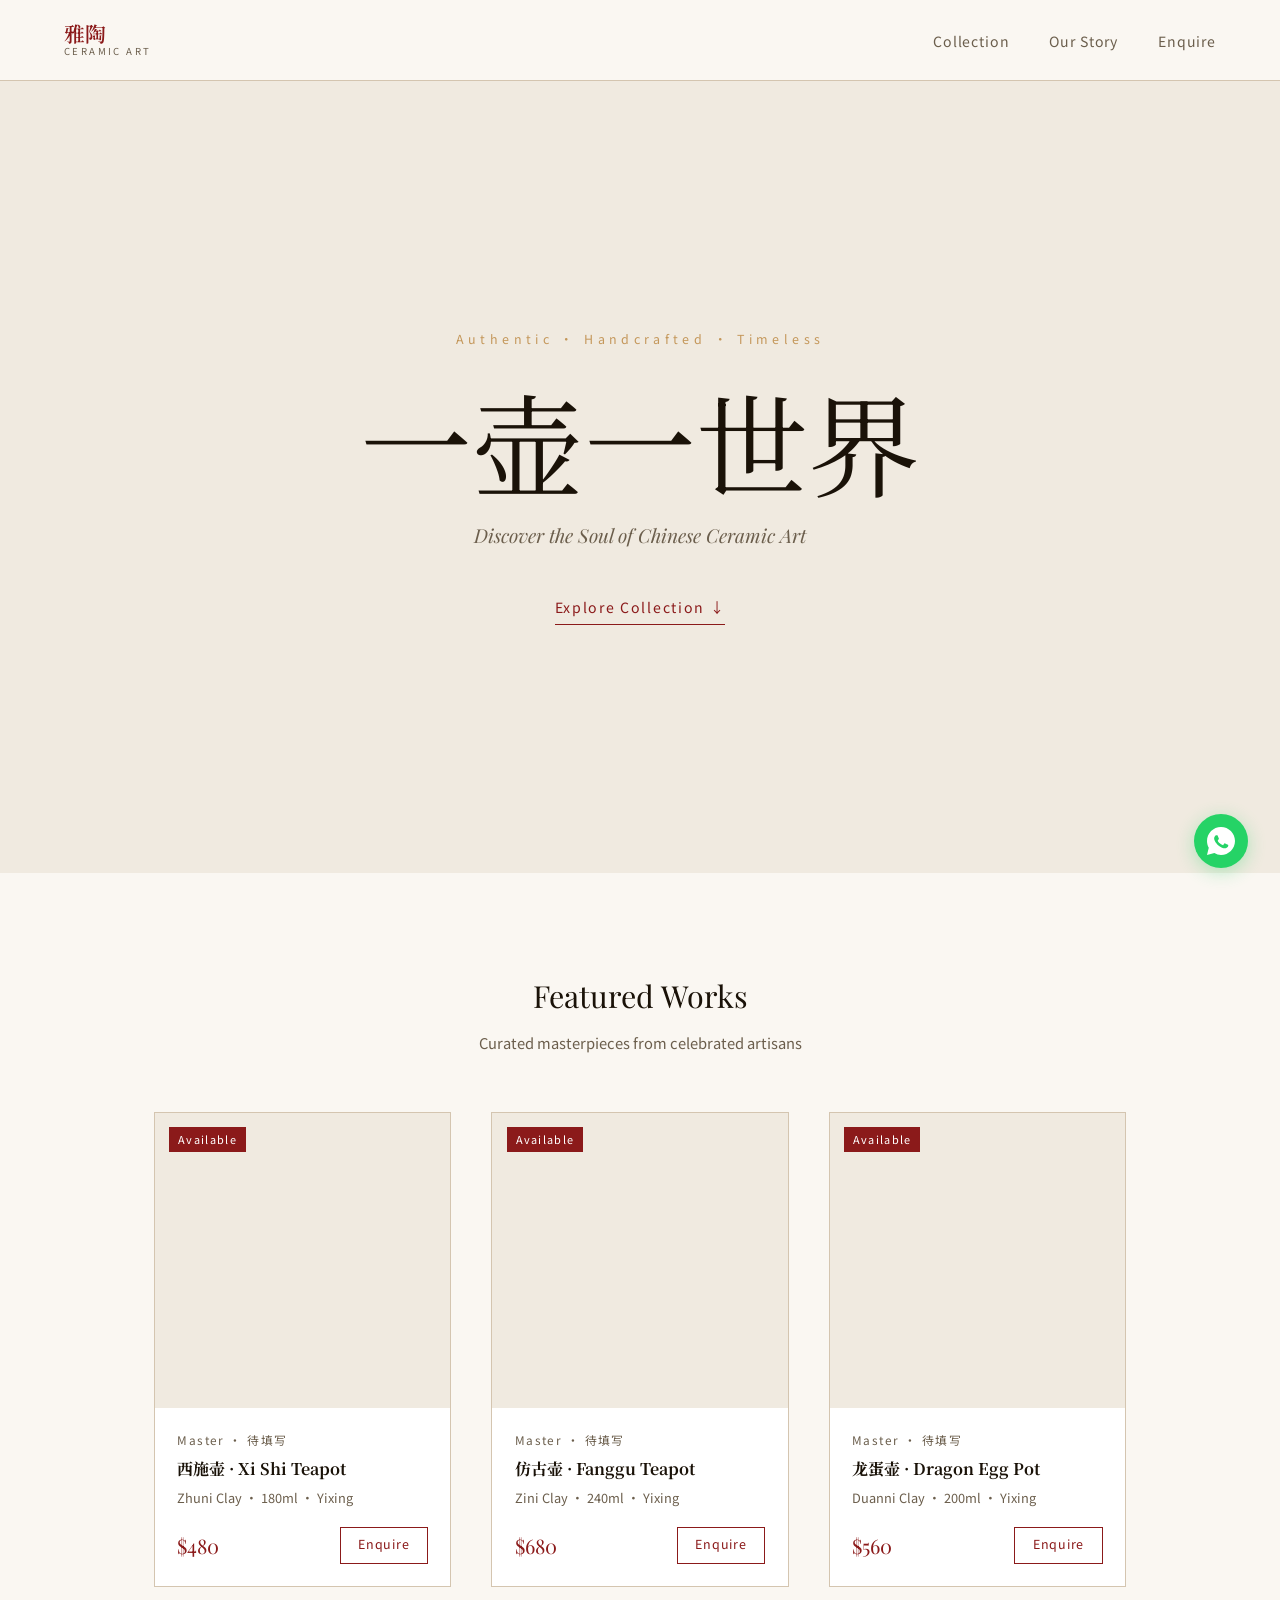
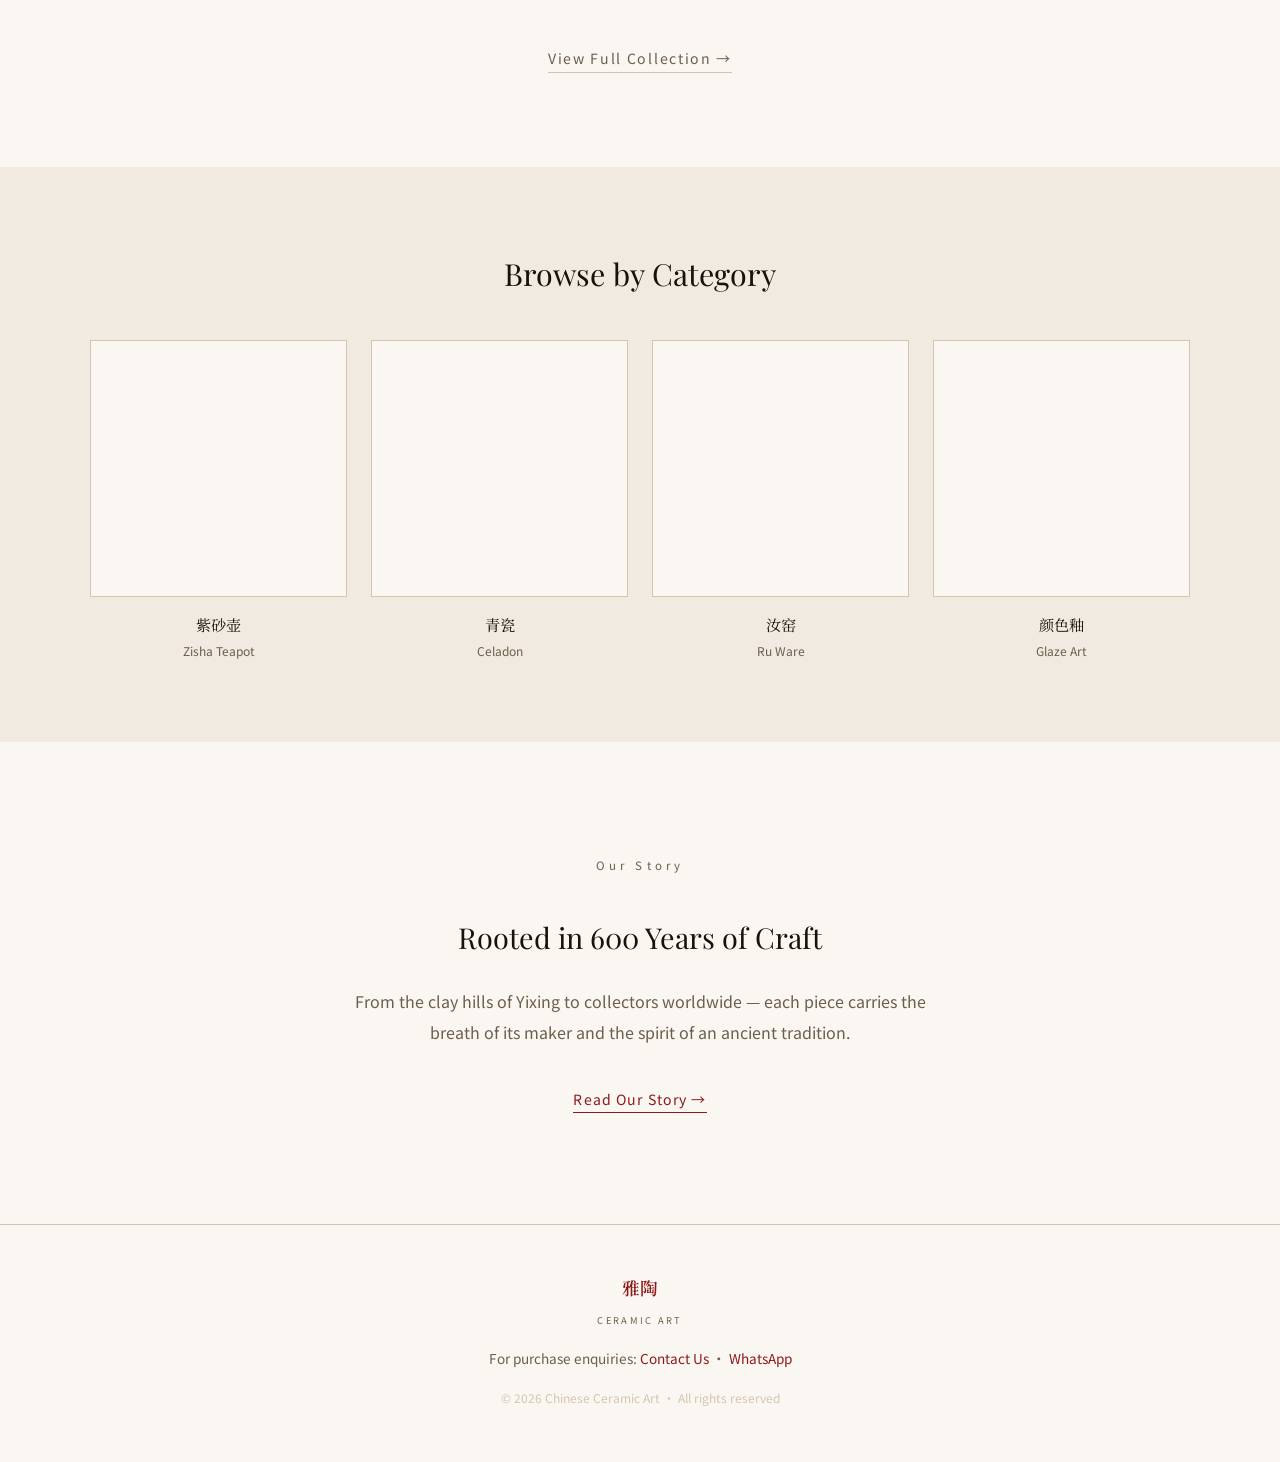
<file: src/index.html>
<!DOCTYPE html>
<html lang="en">
<head>
  <meta charset="UTF-8">
  <meta name="viewport" content="width=device-width, initial-scale=1.0">
  <title>Chinese Ceramic Art | Authentic Yixing Zisha Teapots & Fine Pottery</title>
  <meta name="description" content="Discover authentic Chinese ceramic masterpieces. Handcrafted Yixing zisha teapots, celadon, and fine pottery from master artisans. Worldwide shipping.">
  <link rel="preconnect" href="https://fonts.googleapis.com">
  <link href="https://fonts.googleapis.com/css2?family=Noto+Serif+SC:wght@400;600&family=Playfair+Display:ital,wght@0,400;0,700;1,400&family=Noto+Sans+SC:wght@300;400&display=swap" rel="stylesheet">
  <link rel="stylesheet" href="css/style.css">
</head>
<body>

  <!-- NAV -->
  <nav class="navbar">
    <a href="index.html" class="logo">
      <span class="logo-cn">雅陶</span>
      <span class="logo-en">CERAMIC ART</span>
    </a>
    <ul class="nav-links">
      <li><a href="collection.html">Collection</a></li>
      <li><a href="about.html">Our Story</a></li>
      <li><a href="contact.html">Enquire</a></li>
    </ul>
  </nav>

  <!-- HERO -->
  <section class="hero">
    <div class="hero-content">
      <p class="hero-sub">Authentic · Handcrafted · Timeless</p>
      <h1>一壶一世界</h1>
      <p class="hero-tagline">Discover the Soul of Chinese Ceramic Art</p>
      <a href="collection.html" class="btn-explore">Explore Collection ↓</a>
    </div>
  </section>

  <!-- FEATURED -->
  <section class="featured">
    <div class="section-header">
      <h2>Featured Works</h2>
      <p>Curated masterpieces from celebrated artisans</p>
    </div>
    <div class="products-grid">

      <div class="product-card">
        <div class="product-img-wrap">
          <div class="product-img-placeholder"></div>
          <span class="badge">Available</span>
        </div>
        <div class="product-info">
          <p class="product-artist">Master · 待填写</p>
          <h3 class="product-name">西施壶 · Xi Shi Teapot</h3>
          <p class="product-detail">Zhuni Clay · 180ml · Yixing</p>
          <div class="product-footer">
            <span class="product-price">$480</span>
            <a href="https://wa.me/YOUR_NUMBER?text=I'm+interested+in+Xi+Shi+Teapot" class="btn-enquire" target="_blank">Enquire</a>
          </div>
        </div>
      </div>

      <div class="product-card">
        <div class="product-img-wrap">
          <div class="product-img-placeholder"></div>
          <span class="badge">Available</span>
        </div>
        <div class="product-info">
          <p class="product-artist">Master · 待填写</p>
          <h3 class="product-name">仿古壶 · Fanggu Teapot</h3>
          <p class="product-detail">Zini Clay · 240ml · Yixing</p>
          <div class="product-footer">
            <span class="product-price">$680</span>
            <a href="https://wa.me/YOUR_NUMBER?text=I'm+interested+in+Fanggu+Teapot" class="btn-enquire" target="_blank">Enquire</a>
          </div>
        </div>
      </div>

      <div class="product-card">
        <div class="product-img-wrap">
          <div class="product-img-placeholder"></div>
          <span class="badge">Available</span>
        </div>
        <div class="product-info">
          <p class="product-artist">Master · 待填写</p>
          <h3 class="product-name">龙蛋壶 · Dragon Egg Pot</h3>
          <p class="product-detail">Duanni Clay · 200ml · Yixing</p>
          <div class="product-footer">
            <span class="product-price">$560</span>
            <a href="https://wa.me/YOUR_NUMBER?text=I'm+interested+in+Dragon+Egg+Pot" class="btn-enquire" target="_blank">Enquire</a>
          </div>
        </div>
      </div>

    </div>
    <div class="view-all">
      <a href="collection.html">View Full Collection →</a>
    </div>
  </section>

  <!-- CATEGORIES -->
  <section class="categories">
    <div class="section-header">
      <h2>Browse by Category</h2>
    </div>
    <div class="cat-grid">
      <a href="collection.html?cat=zisha" class="cat-item">
        <div class="cat-img-placeholder"></div>
        <span class="cat-label">紫砂壶<br><small>Zisha Teapot</small></span>
      </a>
      <a href="collection.html?cat=celadon" class="cat-item">
        <div class="cat-img-placeholder"></div>
        <span class="cat-label">青瓷<br><small>Celadon</small></span>
      </a>
      <a href="collection.html?cat=ru" class="cat-item">
        <div class="cat-img-placeholder"></div>
        <span class="cat-label">汝窑<br><small>Ru Ware</small></span>
      </a>
      <a href="collection.html?cat=glaze" class="cat-item">
        <div class="cat-img-placeholder"></div>
        <span class="cat-label">颜色釉<br><small>Glaze Art</small></span>
      </a>
    </div>
  </section>

  <!-- STORY TEASER -->
  <section class="story-teaser">
    <div class="story-content">
      <p class="story-label">Our Story</p>
      <h2>Rooted in 600 Years of Craft</h2>
      <p>From the clay hills of Yixing to collectors worldwide — each piece carries the breath of its maker and the spirit of an ancient tradition.</p>
      <a href="about.html">Read Our Story →</a>
    </div>
  </section>

  <!-- FOOTER -->
  <footer>
    <div class="footer-brand">
      <span class="logo-cn">雅陶</span>
      <span class="logo-en">CERAMIC ART</span>
    </div>
    <p>For purchase enquiries: <a href="contact.html">Contact Us</a> · <a href="https://wa.me/YOUR_NUMBER" target="_blank">WhatsApp</a></p>
    <p class="footer-copy">© 2026 Chinese Ceramic Art · All rights reserved</p>
  </footer>

  <!-- WHATSAPP FLOAT -->
  <a href="https://wa.me/YOUR_NUMBER?text=Hello%2C+I'm+interested+in+your+ceramic+art+collection"
     class="whatsapp-float"
     target="_blank"
     aria-label="Chat on WhatsApp">
    <svg width="28" height="28" viewBox="0 0 32 32" fill="white">
      <path d="M16 0C7.164 0 0 7.163 0 16c0 2.822.736 5.469 2.018 7.773L0 32l8.418-2.207A15.93 15.93 0 0016 32c8.836 0 16-7.163 16-16S24.836 0 16 0zm8.078 22.418c-.336.943-1.965 1.805-2.703 1.918-.691.105-1.559.15-2.514-.158-.578-.188-1.32-.438-2.268-.857-3.992-1.723-6.602-5.73-6.801-5.994-.199-.264-1.625-2.162-1.625-4.125s1.027-2.926 1.393-3.328c.363-.402.793-.502 1.059-.502.264 0 .527.002.758.014.242.012.568-.092.889.678.336.801 1.143 2.764 1.242 2.963.1.199.166.43.033.693-.133.264-.199.43-.398.662-.199.232-.418.519-.596.697-.199.199-.406.414-.175.812.232.398 1.031 1.699 2.213 2.748 1.52 1.355 2.801 1.773 3.199 1.973.398.199.629.166.861-.1.232-.264.994-1.162 1.26-1.561.264-.398.527-.332.889-.199.363.133 2.309 1.09 2.707 1.287.398.199.662.299.762.465.1.166.1.963-.236 1.906z"/>
    </svg>
  </a>

  <script src="js/main.js"></script>
</body>
</html>
</file>
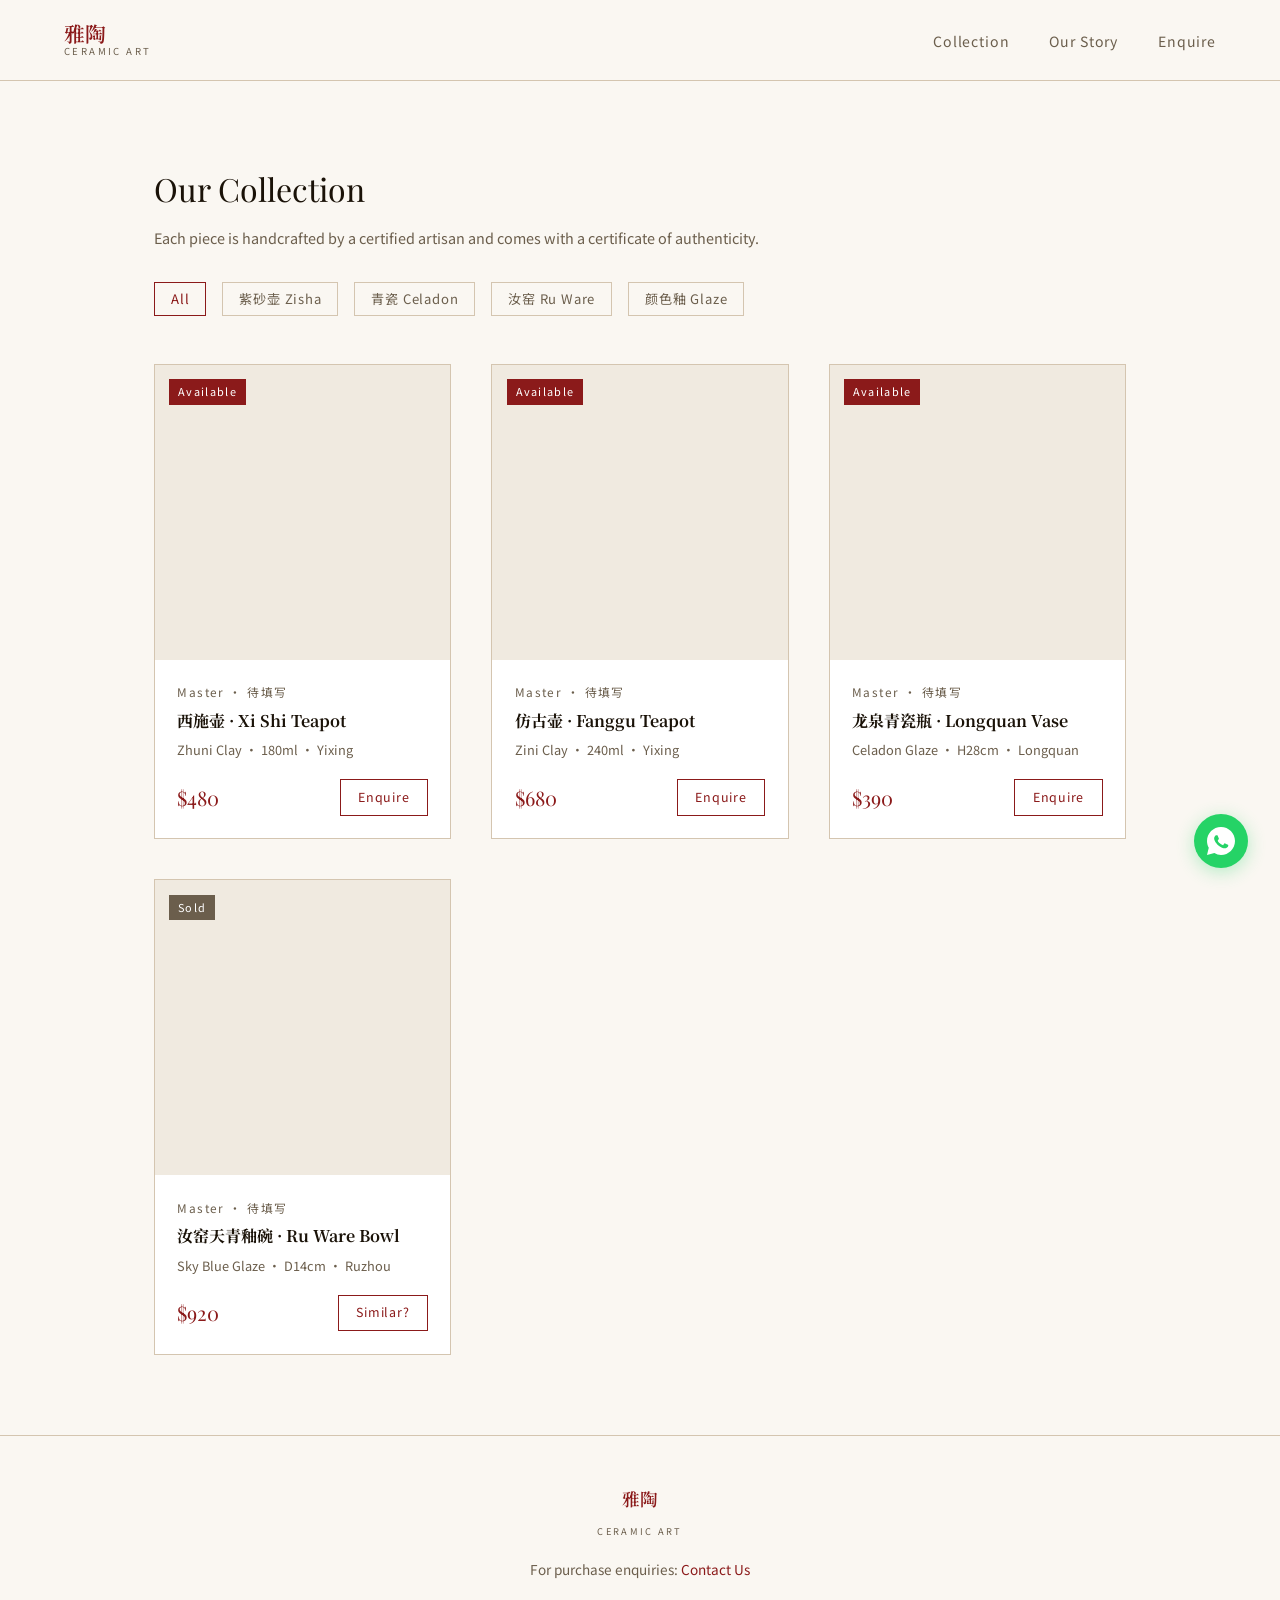
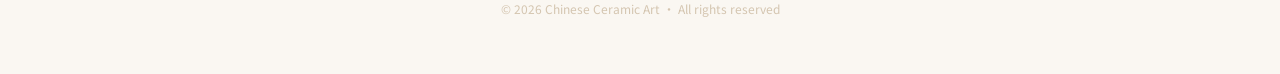
<file: src/collection.html>
<!DOCTYPE html>
<html lang="en">
<head>
  <meta charset="UTF-8">
  <meta name="viewport" content="width=device-width, initial-scale=1.0">
  <title>Collection | Chinese Ceramic Art</title>
  <meta name="description" content="Browse our full collection of authentic Yixing zisha teapots, celadon, and fine Chinese ceramics.">
  <link rel="preconnect" href="https://fonts.googleapis.com">
  <link href="https://fonts.googleapis.com/css2?family=Noto+Serif+SC:wght@400;600&family=Playfair+Display:ital,wght@0,400;0,700;1,400&family=Noto+Sans+SC:wght@300;400&display=swap" rel="stylesheet">
  <link rel="stylesheet" href="css/style.css">
</head>
<body>

  <nav class="navbar">
    <a href="index.html" class="logo">
      <span class="logo-cn">雅陶</span>
      <span class="logo-en">CERAMIC ART</span>
    </a>
    <ul class="nav-links">
      <li><a href="collection.html">Collection</a></li>
      <li><a href="about.html">Our Story</a></li>
      <li><a href="contact.html">Enquire</a></li>
    </ul>
  </nav>

  <main class="collection-page">
    <h1>Our Collection</h1>
    <p style="color:var(--text-secondary);margin-bottom:2rem;font-size:0.9rem;">
      Each piece is handcrafted by a certified artisan and comes with a certificate of authenticity.
    </p>

    <!-- Filter Bar -->
    <div class="filter-bar">
      <button class="filter-btn active" data-cat="all">All</button>
      <button class="filter-btn" data-cat="zisha">紫砂壶 Zisha</button>
      <button class="filter-btn" data-cat="celadon">青瓷 Celadon</button>
      <button class="filter-btn" data-cat="ru">汝窑 Ru Ware</button>
      <button class="filter-btn" data-cat="glaze">颜色釉 Glaze</button>
    </div>

    <!-- Products Grid -->
    <div class="products-grid">

      <div class="product-card" data-cat="zisha">
        <div class="product-img-wrap">
          <div class="product-img-placeholder"></div>
          <span class="badge">Available</span>
        </div>
        <div class="product-info">
          <p class="product-artist">Master · 待填写</p>
          <h3 class="product-name">西施壶 · Xi Shi Teapot</h3>
          <p class="product-detail">Zhuni Clay · 180ml · Yixing</p>
          <div class="product-footer">
            <span class="product-price">$480</span>
            <a href="https://wa.me/YOUR_NUMBER?text=I'm+interested+in+Xi+Shi+Teapot" class="btn-enquire" target="_blank">Enquire</a>
          </div>
        </div>
      </div>

      <div class="product-card" data-cat="zisha">
        <div class="product-img-wrap">
          <div class="product-img-placeholder"></div>
          <span class="badge">Available</span>
        </div>
        <div class="product-info">
          <p class="product-artist">Master · 待填写</p>
          <h3 class="product-name">仿古壶 · Fanggu Teapot</h3>
          <p class="product-detail">Zini Clay · 240ml · Yixing</p>
          <div class="product-footer">
            <span class="product-price">$680</span>
            <a href="https://wa.me/YOUR_NUMBER?text=I'm+interested+in+Fanggu+Teapot" class="btn-enquire" target="_blank">Enquire</a>
          </div>
        </div>
      </div>

      <div class="product-card" data-cat="celadon">
        <div class="product-img-wrap">
          <div class="product-img-placeholder"></div>
          <span class="badge">Available</span>
        </div>
        <div class="product-info">
          <p class="product-artist">Master · 待填写</p>
          <h3 class="product-name">龙泉青瓷瓶 · Longquan Vase</h3>
          <p class="product-detail">Celadon Glaze · H28cm · Longquan</p>
          <div class="product-footer">
            <span class="product-price">$390</span>
            <a href="https://wa.me/YOUR_NUMBER?text=I'm+interested+in+Longquan+Vase" class="btn-enquire" target="_blank">Enquire</a>
          </div>
        </div>
      </div>

      <div class="product-card" data-cat="ru">
        <div class="product-img-wrap">
          <div class="product-img-placeholder"></div>
          <span class="badge sold">Sold</span>
        </div>
        <div class="product-info">
          <p class="product-artist">Master · 待填写</p>
          <h3 class="product-name">汝窑天青釉碗 · Ru Ware Bowl</h3>
          <p class="product-detail">Sky Blue Glaze · D14cm · Ruzhou</p>
          <div class="product-footer">
            <span class="product-price">$920</span>
            <a href="https://wa.me/YOUR_NUMBER?text=I'm+interested+in+similar+Ru+Ware" class="btn-enquire" target="_blank">Similar?</a>
          </div>
        </div>
      </div>

    </div>
  </main>

  <footer>
    <div class="footer-brand">
      <span class="logo-cn">雅陶</span>
      <span class="logo-en">CERAMIC ART</span>
    </div>
    <p>For purchase enquiries: <a href="contact.html">Contact Us</a></p>
    <p class="footer-copy">© 2026 Chinese Ceramic Art · All rights reserved</p>
  </footer>

  <a href="https://wa.me/YOUR_NUMBER?text=Hello%2C+I'm+interested+in+your+ceramic+art+collection"
     class="whatsapp-float" target="_blank" aria-label="Chat on WhatsApp">
    <svg width="28" height="28" viewBox="0 0 32 32" fill="white">
      <path d="M16 0C7.164 0 0 7.163 0 16c0 2.822.736 5.469 2.018 7.773L0 32l8.418-2.207A15.93 15.93 0 0016 32c8.836 0 16-7.163 16-16S24.836 0 16 0zm8.078 22.418c-.336.943-1.965 1.805-2.703 1.918-.691.105-1.559.15-2.514-.158-.578-.188-1.32-.438-2.268-.857-3.992-1.723-6.602-5.73-6.801-5.994-.199-.264-1.625-2.162-1.625-4.125s1.027-2.926 1.393-3.328c.363-.402.793-.502 1.059-.502.264 0 .527.002.758.014.242.012.568-.092.889.678.336.801 1.143 2.764 1.242 2.963.1.199.166.43.033.693-.133.264-.199.43-.398.662-.199.232-.418.519-.596.697-.199.199-.406.414-.175.812.232.398 1.031 1.699 2.213 2.748 1.52 1.355 2.801 1.773 3.199 1.973.398.199.629.166.861-.1.232-.264.994-1.162 1.26-1.561.264-.398.527-.332.889-.199.363.133 2.309 1.09 2.707 1.287.398.199.662.299.762.465.1.166.1.963-.236 1.906z"/>
    </svg>
  </a>

  <script src="js/main.js"></script>
</body>
</html>
</file>
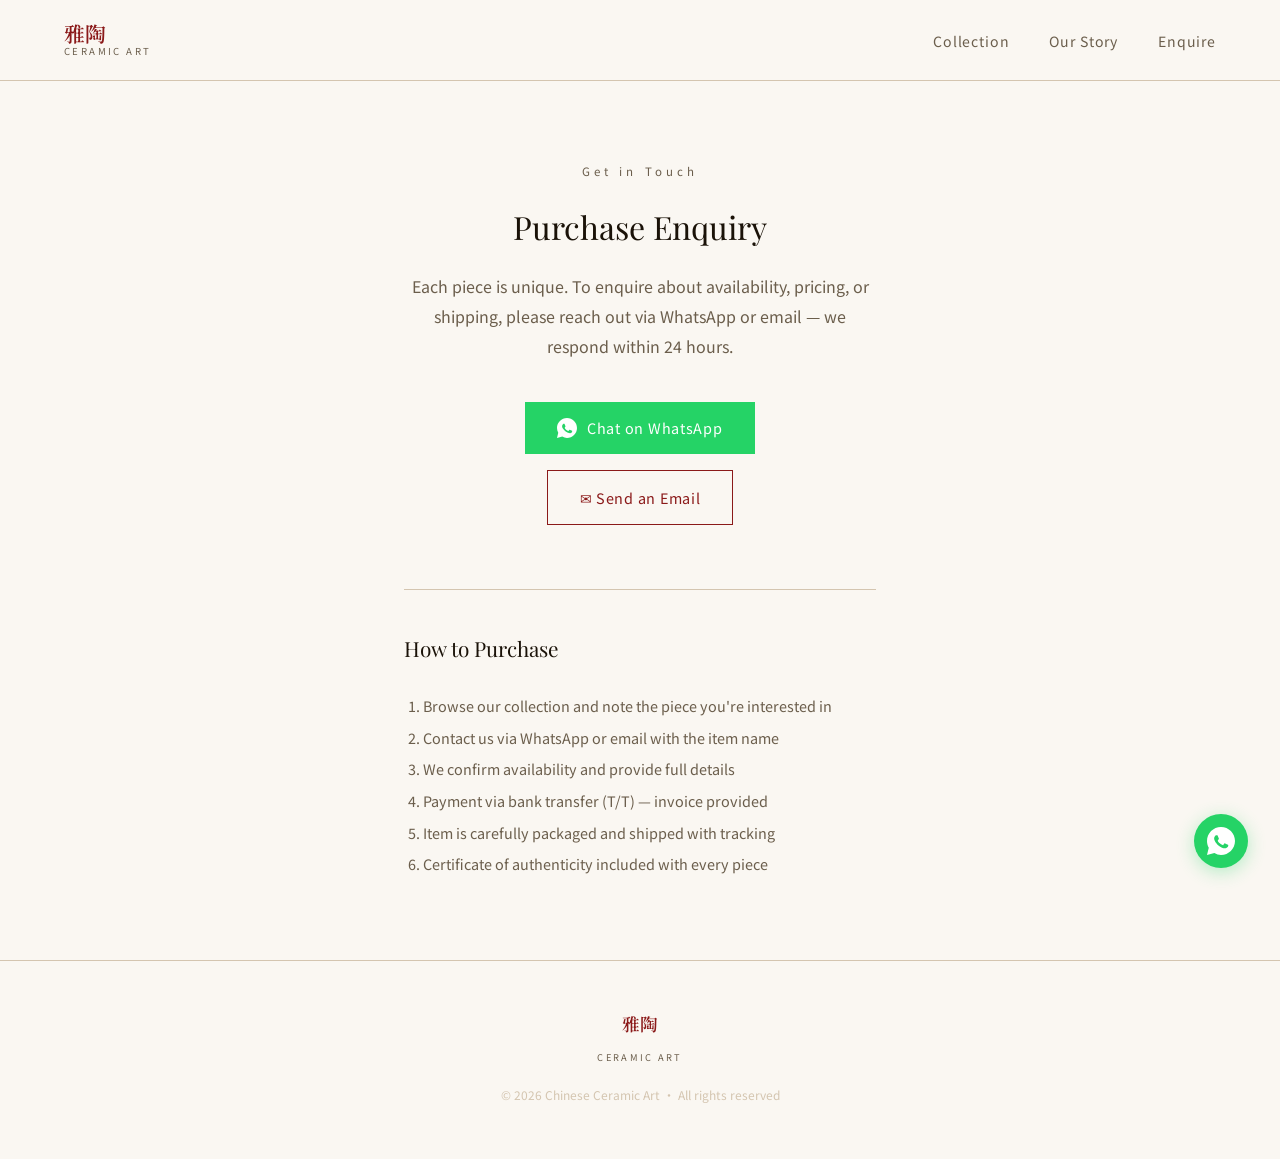
<file: src/contact.html>
<!DOCTYPE html>
<html lang="en">
<head>
  <meta charset="UTF-8">
  <meta name="viewport" content="width=device-width, initial-scale=1.0">
  <title>Contact & Enquire | Chinese Ceramic Art</title>
  <meta name="description" content="Get in touch to enquire about purchasing authentic Chinese ceramics and Yixing zisha teapots.">
  <link rel="preconnect" href="https://fonts.googleapis.com">
  <link href="https://fonts.googleapis.com/css2?family=Noto+Serif+SC:wght@400;600&family=Playfair+Display:ital,wght@0,400;0,700;1,400&family=Noto+Sans+SC:wght@300;400&display=swap" rel="stylesheet">
  <link rel="stylesheet" href="css/style.css">
</head>
<body>

  <nav class="navbar">
    <a href="index.html" class="logo">
      <span class="logo-cn">雅陶</span>
      <span class="logo-en">CERAMIC ART</span>
    </a>
    <ul class="nav-links">
      <li><a href="collection.html">Collection</a></li>
      <li><a href="about.html">Our Story</a></li>
      <li><a href="contact.html">Enquire</a></li>
    </ul>
  </nav>

  <main class="contact-page">
    <p class="story-label" style="margin-bottom:1rem;">Get in Touch</p>
    <h1>Purchase Enquiry</h1>
    <p>
      Each piece is unique. To enquire about availability, pricing, or shipping,
      please reach out via WhatsApp or email — we respond within 24 hours.
    </p>

    <div class="contact-options">
      <!-- WhatsApp -->
      <a href="https://wa.me/YOUR_NUMBER?text=Hello%2C+I'd+like+to+enquire+about+a+piece+from+your+collection"
         class="btn-contact-wa" target="_blank">
        <svg width="20" height="20" viewBox="0 0 32 32" fill="white">
          <path d="M16 0C7.164 0 0 7.163 0 16c0 2.822.736 5.469 2.018 7.773L0 32l8.418-2.207A15.93 15.93 0 0016 32c8.836 0 16-7.163 16-16S24.836 0 16 0zm8.078 22.418c-.336.943-1.965 1.805-2.703 1.918-.691.105-1.559.15-2.514-.158-.578-.188-1.32-.438-2.268-.857-3.992-1.723-6.602-5.73-6.801-5.994-.199-.264-1.625-2.162-1.625-4.125s1.027-2.926 1.393-3.328c.363-.402.793-.502 1.059-.502.264 0 .527.002.758.014.242.012.568-.092.889.678.336.801 1.143 2.764 1.242 2.963.1.199.166.43.033.693-.133.264-.199.43-.398.662-.199.232-.418.519-.596.697-.199.199-.406.414-.175.812.232.398 1.031 1.699 2.213 2.748 1.52 1.355 2.801 1.773 3.199 1.973.398.199.629.166.861-.1.232-.264.994-1.162 1.26-1.561.264-.398.527-.332.889-.199.363.133 2.309 1.09 2.707 1.287.398.199.662.299.762.465.1.166.1.963-.236 1.906z"/>
        </svg>
        Chat on WhatsApp
      </a>

      <!-- Email -->
      <a href="mailto:YOUR_EMAIL?subject=Ceramic%20Art%20Enquiry" class="btn-contact-email">
        ✉ Send an Email
      </a>
    </div>

    <!-- How to Buy -->
    <div style="margin-top:4rem;text-align:left;border-top:1px solid var(--border);padding-top:2.5rem;">
      <h2 style="font-family:'Playfair Display',serif;font-size:1.3rem;font-weight:400;margin-bottom:1.5rem;">How to Purchase</h2>
      <ol style="color:var(--text-secondary);font-size:0.9rem;line-height:2.2;padding-left:1.2rem;">
        <li>Browse our collection and note the piece you're interested in</li>
        <li>Contact us via WhatsApp or email with the item name</li>
        <li>We confirm availability and provide full details</li>
        <li>Payment via bank transfer (T/T) — invoice provided</li>
        <li>Item is carefully packaged and shipped with tracking</li>
        <li>Certificate of authenticity included with every piece</li>
      </ol>
    </div>
  </main>

  <footer>
    <div class="footer-brand">
      <span class="logo-cn">雅陶</span>
      <span class="logo-en">CERAMIC ART</span>
    </div>
    <p class="footer-copy">© 2026 Chinese Ceramic Art · All rights reserved</p>
  </footer>

  <a href="https://wa.me/YOUR_NUMBER?text=Hello%2C+I'm+interested+in+your+ceramic+art+collection"
     class="whatsapp-float" target="_blank" aria-label="Chat on WhatsApp">
    <svg width="28" height="28" viewBox="0 0 32 32" fill="white">
      <path d="M16 0C7.164 0 0 7.163 0 16c0 2.822.736 5.469 2.018 7.773L0 32l8.418-2.207A15.93 15.93 0 0016 32c8.836 0 16-7.163 16-16S24.836 0 16 0zm8.078 22.418c-.336.943-1.965 1.805-2.703 1.918-.691.105-1.559.15-2.514-.158-.578-.188-1.32-.438-2.268-.857-3.992-1.723-6.602-5.73-6.801-5.994-.199-.264-1.625-2.162-1.625-4.125s1.027-2.926 1.393-3.328c.363-.402.793-.502 1.059-.502.264 0 .527.002.758.014.242.012.568-.092.889.678.336.801 1.143 2.764 1.242 2.963.1.199.166.43.033.693-.133.264-.199.43-.398.662-.199.232-.418.519-.596.697-.199.199-.406.414-.175.812.232.398 1.031 1.699 2.213 2.748 1.52 1.355 2.801 1.773 3.199 1.973.398.199.629.166.861-.1.232-.264.994-1.162 1.26-1.561.264-.398.527-.332.889-.199.363.133 2.309 1.09 2.707 1.287.398.199.662.299.762.465.1.166.1.963-.236 1.906z"/>
    </svg>
  </a>

  <script src="js/main.js"></script>
</body>
</html>
</file>
<file: src/css/style.css>
/* ===========================
   chinese-ceramic-art
   Global Stylesheet · 东方极简
   =========================== */

:root {
  --bg-primary:    #FAF7F2;
  --bg-secondary:  #F0EAE0;
  --color-red:     #8B1A1A;
  --color-gold:    #C4975A;
  --text-primary:  #1A1208;
  --text-secondary:#6B5E4C;
  --border:        #D4C5B0;
  --whatsapp:      #25D366;
  --radius:        2px;
  --transition:    0.3s ease;
  --max-width:     1100px;
}

* { box-sizing: border-box; margin: 0; padding: 0; }

body {
  font-family: 'Noto Sans SC', sans-serif;
  background: var(--bg-primary);
  color: var(--text-primary);
  line-height: 1.75;
}

a { color: inherit; text-decoration: none; }

/* === NAVBAR === */
.navbar {
  display: flex;
  justify-content: space-between;
  align-items: center;
  padding: 1.4rem 5%;
  background: var(--bg-primary);
  border-bottom: 1px solid var(--border);
  position: sticky;
  top: 0;
  z-index: 100;
}

.logo { display: flex; flex-direction: column; line-height: 1.15; }
.logo-cn {
  font-family: 'Noto Serif SC', serif;
  font-size: 1.3rem;
  font-weight: 600;
  color: var(--color-red);
}
.logo-en {
  font-size: 0.6rem;
  letter-spacing: 0.25em;
  color: var(--text-secondary);
}

.nav-links { list-style: none; display: flex; gap: 2.5rem; }
.nav-links a {
  font-size: 0.88rem;
  letter-spacing: 0.06em;
  color: var(--text-secondary);
  transition: color var(--transition);
}
.nav-links a:hover { color: var(--color-red); }

/* === HERO === */
.hero {
  min-height: 88vh;
  display: flex;
  align-items: center;
  justify-content: center;
  text-align: center;
  background: var(--bg-secondary);
  padding: 4rem 5%;
  /* TODO: background-image: url('../assets/products/hero.jpg'); background-size: cover; */
}

.hero-content { max-width: 640px; }
.hero-sub {
  font-size: 0.78rem;
  letter-spacing: 0.35em;
  color: var(--color-gold);
  margin-bottom: 1.8rem;
}
.hero h1 {
  font-family: 'Noto Serif SC', serif;
  font-size: clamp(3.5rem, 10vw, 7rem);
  font-weight: 400;
  color: var(--text-primary);
  margin-bottom: 1rem;
  line-height: 1.1;
}
.hero-tagline {
  font-family: 'Playfair Display', serif;
  font-style: italic;
  font-size: 1.2rem;
  color: var(--text-secondary);
  margin-bottom: 2.5rem;
}
.btn-explore {
  display: inline-block;
  font-size: 0.88rem;
  letter-spacing: 0.12em;
  color: var(--color-red);
  border-bottom: 1px solid var(--color-red);
  padding-bottom: 0.25rem;
  transition: opacity var(--transition);
}
.btn-explore:hover { opacity: 0.65; }

/* === SECTION HEADER === */
.section-header { text-align: center; margin-bottom: 3.5rem; }
.section-header h2 {
  font-family: 'Playfair Display', serif;
  font-size: 1.9rem;
  font-weight: 400;
  margin-bottom: 0.5rem;
}
.section-header p { color: var(--text-secondary); font-size: 0.92rem; }

/* === FEATURED / PRODUCTS GRID === */
.featured {
  padding: 6rem 5%;
  max-width: var(--max-width);
  margin: 0 auto;
}

.products-grid {
  display: grid;
  grid-template-columns: repeat(auto-fit, minmax(290px, 1fr));
  gap: 2.5rem;
}

.product-card {
  background: #fff;
  border: 1px solid var(--border);
  transition: box-shadow var(--transition);
}
.product-card:hover { box-shadow: 0 8px 32px rgba(26,18,8,0.08); }

.product-img-wrap { position: relative; overflow: hidden; }
.product-img-placeholder {
  width: 100%;
  aspect-ratio: 1 / 1;
  background: var(--bg-secondary);
  transition: transform 0.5s ease;
}
.product-card:hover .product-img-placeholder { transform: scale(1.03); }

.badge {
  position: absolute;
  top: 0.9rem;
  left: 0.9rem;
  background: var(--color-red);
  color: #fff;
  font-size: 0.68rem;
  letter-spacing: 0.12em;
  padding: 0.2rem 0.55rem;
}
.badge.sold { background: var(--text-secondary); }

.product-info { padding: 1.4rem; }
.product-artist {
  font-size: 0.74rem;
  letter-spacing: 0.12em;
  color: var(--text-secondary);
  margin-bottom: 0.35rem;
}
.product-name {
  font-family: 'Noto Serif SC', serif;
  font-size: 1rem;
  margin-bottom: 0.4rem;
  line-height: 1.5;
}
.product-detail {
  font-size: 0.8rem;
  color: var(--text-secondary);
  margin-bottom: 1.1rem;
}
.product-footer {
  display: flex;
  justify-content: space-between;
  align-items: center;
}
.product-price {
  font-family: 'Playfair Display', serif;
  font-size: 1.25rem;
  color: var(--color-red);
}
.btn-enquire {
  border: 1px solid var(--color-red);
  color: var(--color-red);
  font-size: 0.78rem;
  letter-spacing: 0.06em;
  padding: 0.4rem 1.1rem;
  transition: all var(--transition);
}
.btn-enquire:hover { background: var(--color-red); color: #fff; }

.view-all { text-align: center; margin-top: 3.5rem; }
.view-all a {
  font-size: 0.88rem;
  letter-spacing: 0.12em;
  color: var(--text-secondary);
  border-bottom: 1px solid var(--border);
  padding-bottom: 0.25rem;
  transition: color var(--transition);
}
.view-all a:hover { color: var(--color-red); }

/* === CATEGORIES === */
.categories {
  padding: 5rem 5%;
  background: var(--bg-secondary);
}
.categories .section-header { margin-bottom: 2.5rem; }

.cat-grid {
  display: grid;
  grid-template-columns: repeat(auto-fit, minmax(200px, 1fr));
  gap: 1.5rem;
  max-width: var(--max-width);
  margin: 0 auto;
}
.cat-item {
  display: flex;
  flex-direction: column;
  align-items: center;
  gap: 1rem;
  transition: opacity var(--transition);
}
.cat-item:hover { opacity: 0.75; }
.cat-img-placeholder {
  width: 100%;
  aspect-ratio: 1 / 1;
  background: var(--bg-primary);
  border: 1px solid var(--border);
}
.cat-label {
  font-family: 'Noto Serif SC', serif;
  font-size: 0.95rem;
  text-align: center;
  line-height: 1.6;
  color: var(--text-primary);
}
.cat-label small { font-family: 'Noto Sans SC', sans-serif; font-size: 0.75rem; color: var(--text-secondary); }

/* === STORY TEASER === */
.story-teaser {
  padding: 7rem 5%;
  text-align: center;
  background: var(--bg-primary);
}
.story-content { max-width: 580px; margin: 0 auto; }
.story-label {
  font-size: 0.72rem;
  letter-spacing: 0.35em;
  color: var(--color-gold);
  margin-bottom: 1.2rem;
}
.story-teaser h2 {
  font-family: 'Playfair Display', serif;
  font-size: 1.8rem;
  font-weight: 400;
  margin-bottom: 1.5rem;
}
.story-teaser p {
  color: var(--text-secondary);
  margin-bottom: 2.2rem;
  line-height: 1.95;
}
.story-teaser a {
  font-size: 0.88rem;
  letter-spacing: 0.08em;
  color: var(--color-red);
  border-bottom: 1px solid var(--color-red);
  padding-bottom: 0.2rem;
  transition: opacity var(--transition);
}
.story-teaser a:hover { opacity: 0.65; }

/* === FOOTER === */
footer {
  text-align: center;
  padding: 3rem 5%;
  border-top: 1px solid var(--border);
  color: var(--text-secondary);
  background: var(--bg-primary);
}
.footer-brand { margin-bottom: 1rem; }
.footer-brand .logo-cn {
  display: block;
  font-family: 'Noto Serif SC', serif;
  font-size: 1.1rem;
  color: var(--color-red);
}
.footer-brand .logo-en {
  font-size: 0.58rem;
  letter-spacing: 0.25em;
  color: var(--text-secondary);
}
footer p { font-size: 0.85rem; margin-bottom: 0.4rem; }
footer a { color: var(--color-red); }
.footer-copy { margin-top: 1rem; font-size: 0.75rem; color: var(--border); }

/* === WHATSAPP FLOAT === */
.whatsapp-float {
  position: fixed;
  bottom: 2rem;
  right: 2rem;
  width: 54px;
  height: 54px;
  background: var(--whatsapp);
  border-radius: 50%;
  display: flex;
  align-items: center;
  justify-content: center;
  box-shadow: 0 4px 18px rgba(37,211,102,0.32);
  z-index: 999;
  transition: transform var(--transition);
}
.whatsapp-float:hover { transform: scale(1.1); }

/* === PAGE: COLLECTION === */
.collection-page { padding: 5rem 5%; max-width: var(--max-width); margin: 0 auto; }
.collection-page h1 {
  font-family: 'Playfair Display', serif;
  font-size: 2rem;
  font-weight: 400;
  margin-bottom: 0.5rem;
}
.filter-bar {
  display: flex;
  gap: 1rem;
  margin-bottom: 3rem;
  flex-wrap: wrap;
}
.filter-btn {
  border: 1px solid var(--border);
  background: none;
  color: var(--text-secondary);
  font-size: 0.82rem;
  letter-spacing: 0.06em;
  padding: 0.4rem 1rem;
  cursor: pointer;
  transition: all var(--transition);
  font-family: 'Noto Sans SC', sans-serif;
}
.filter-btn:hover,
.filter-btn.active { border-color: var(--color-red); color: var(--color-red); }

/* === PAGE: CONTACT === */
.contact-page {
  max-width: 600px;
  margin: 5rem auto;
  padding: 0 5%;
  text-align: center;
}
.contact-page h1 {
  font-family: 'Playfair Display', serif;
  font-size: 2rem;
  font-weight: 400;
  margin-bottom: 1rem;
}
.contact-page p { color: var(--text-secondary); margin-bottom: 2.5rem; line-height: 1.9; }
.contact-options { display: flex; flex-direction: column; gap: 1rem; align-items: center; }
.btn-contact-wa {
  display: inline-flex;
  align-items: center;
  gap: 0.6rem;
  background: var(--whatsapp);
  color: #fff;
  padding: 0.85rem 2rem;
  font-size: 0.9rem;
  letter-spacing: 0.05em;
  transition: opacity var(--transition);
}
.btn-contact-wa:hover { opacity: 0.88; }
.btn-contact-email {
  display: inline-block;
  border: 1px solid var(--color-red);
  color: var(--color-red);
  padding: 0.85rem 2rem;
  font-size: 0.9rem;
  letter-spacing: 0.05em;
  transition: all var(--transition);
}
.btn-contact-email:hover { background: var(--color-red); color: #fff; }

/* === RESPONSIVE === */
@media (max-width: 768px) {
  .nav-links { gap: 1.4rem; }
  .nav-links a { font-size: 0.82rem; }
  .hero h1 { font-size: 3.8rem; }
  .products-grid { grid-template-columns: 1fr; }
  .cat-grid { grid-template-columns: repeat(2, 1fr); }
}
</file>
